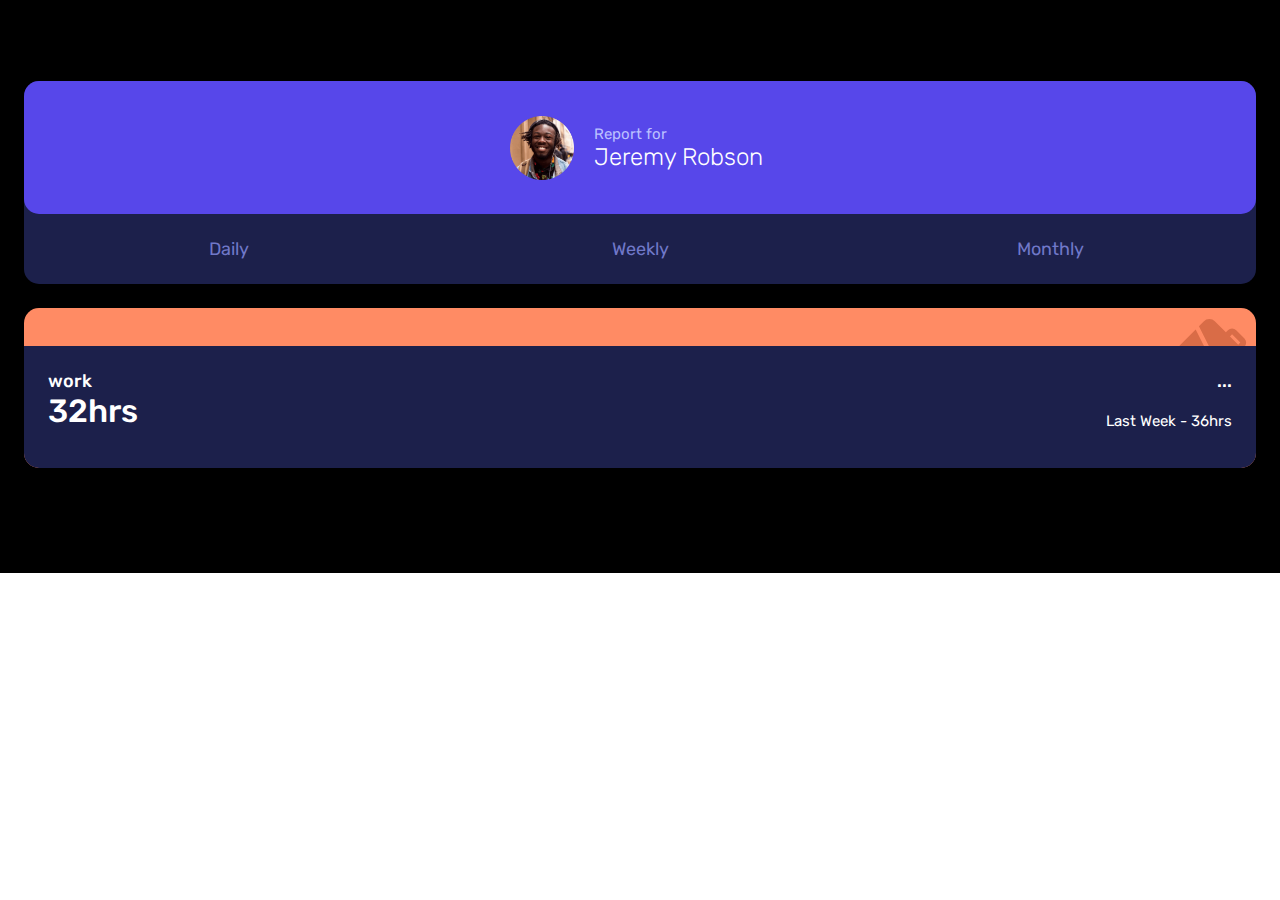
<file: index.html>
<!DOCTYPE html>
<html lang="en">

<head>
  <meta charset="UTF-8">
  <meta name="viewport" content="width=device-width, initial-scale=1.0">
  <title>Document</title>
  <link rel="stylesheet" href="index.css">
  <link rel="preconnect" href="https://fonts.googleapis.com">
  <link rel="preconnect" href="https://fonts.gstatic.com" crossorigin>
  <link href="https://fonts.googleapis.com/css2?family=Rubik:ital,wght@0,300..900;1,300..900&display=swap"
    rel="stylesheet">
</head>

<body>
  <div class="wrapper">
    <div class="box">
      <div class="card card--top">
        <div class="card__user">
          <div class="card__image">
            <img src="./images/image-jeremy.png" alt="image of jeremy">
          </div>
          <div class="card__user-name">
            <div class="card__title">Report for</div>
            <h1 class="card__name">Jeremy Robson</h1>
          </div>
        </div>
        <div class="card__tail-info">
          <a>Daily</a>
          <a>Weekly</a>
          <a>Monthly</a>
        </div>

      </div>
      <div class="card--wrapper">
        <!-- <div class=" card__topdiv"> -->
        <!-- <img class="card__icon" src="./images/icon-work.svg" alt="work icon"> -->
        <!-- </div> -->
        <div class=" card__detail">
          <div class="card__detail-box">
            <div class="card__category">
              <div class="type_title">work</div>
              <div class="eclips">...</div>
            </div>
            <div class=" card__category-detail">
              <p class="card__category--hours">32hrs</p>
              <p class="card__last-week">Last Week - 36hrs</p>
            </div>

          </div>
        </div>
      </div>

    </div>
  </div>
  <script src="index.js" type="module"></script>
</body>

</html>
</file>
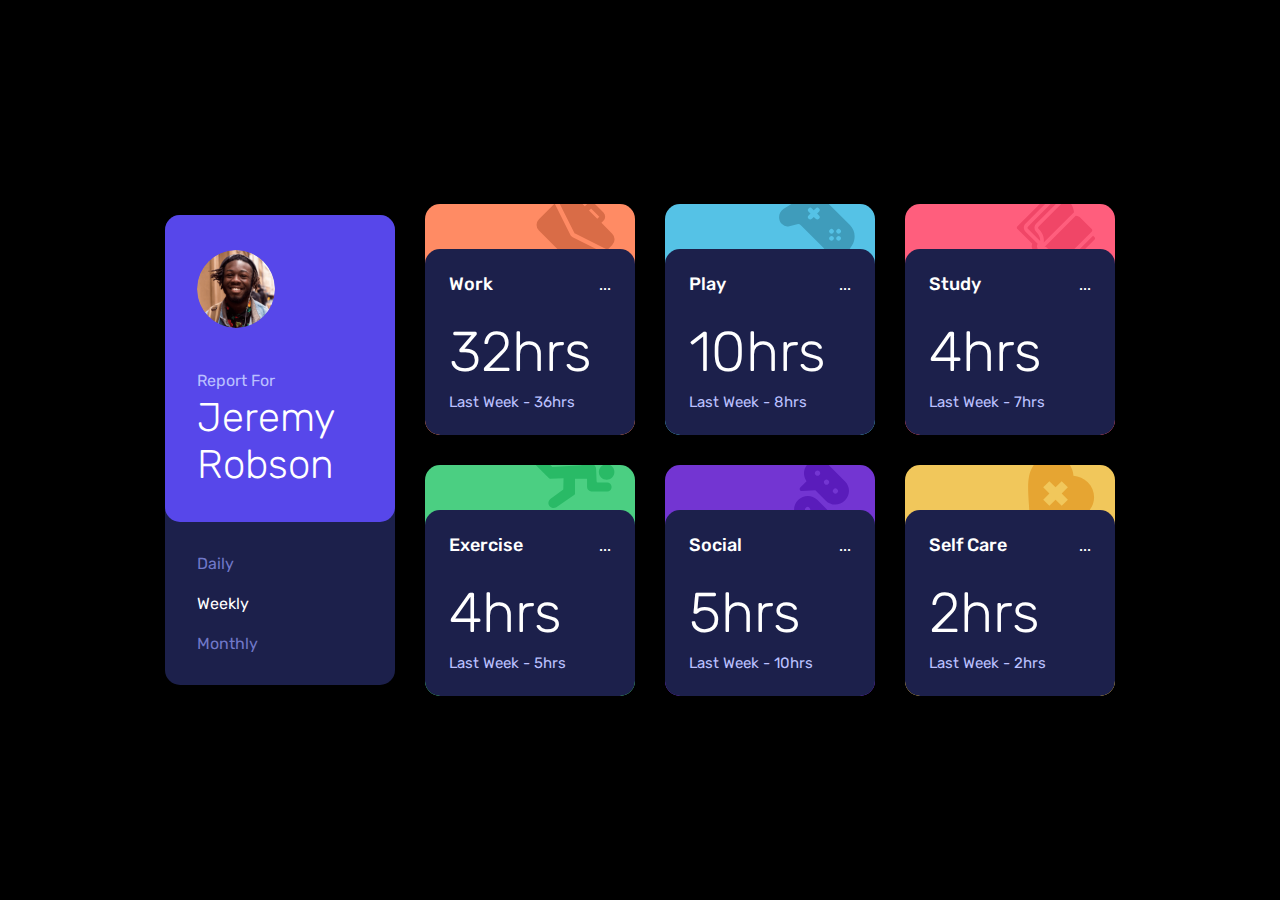
<file: startOver/index.html>
<!DOCTYPE html>
<html lang="en">

<head>
  <meta charset="UTF-8">
  <meta name="viewport" content="width=device-width, initial-scale=1.0">
  <title>start over</title>
  <link rel="stylesheet" href="index.css">
  <link rel="stylesheet" href="media.css">
  <link rel="preconnect" href="https://fonts.googleapis.com">
  <link rel="preconnect" href="https://fonts.gstatic.com" crossorigin>
  <link href="https://fonts.googleapis.com/css2?family=Rubik:ital,wght@0,300..900;1,300..900&display=swap"
    rel="stylesheet">

</head>

<body>
  <main class="wrapper" id="wrapper">
    <div class="person__card">

      <div class="person__info">
        <img class="person__image" src="../images/image-jeremy.png" alt="">
        <div class="person__data">
          <p class="person__report">Report For</p>
          <h1 class="person__name">Jeremy Robson</h1>
        </div>
      </div>


      <nav class="nav">
        <a class="nav_option option--daily">Daily </a>
        <a class="nav_option option--weekly">Weekly</a>
        <a class="nav_option option--monthly">Monthly</a>
      </nav>



    </div>
    <div class="cards" id="cards">
      <!-- <div class="card" style="background-image: url(../images/icon-work.svg);">
        <div class="card__details">
          <div class="card__details-top">
            <p class="title">Work</p>
            <p>...</p>
          </div>
          <div class="card__details-bottom">
            <div class="current">32hrs</div>
            <div class="previous">Last Week - 36hrs</div>
          </div>
        </div>
      </div> -->
    </div>

    <script src="index.js" type="module"></script>
</body>

</html>
</file>
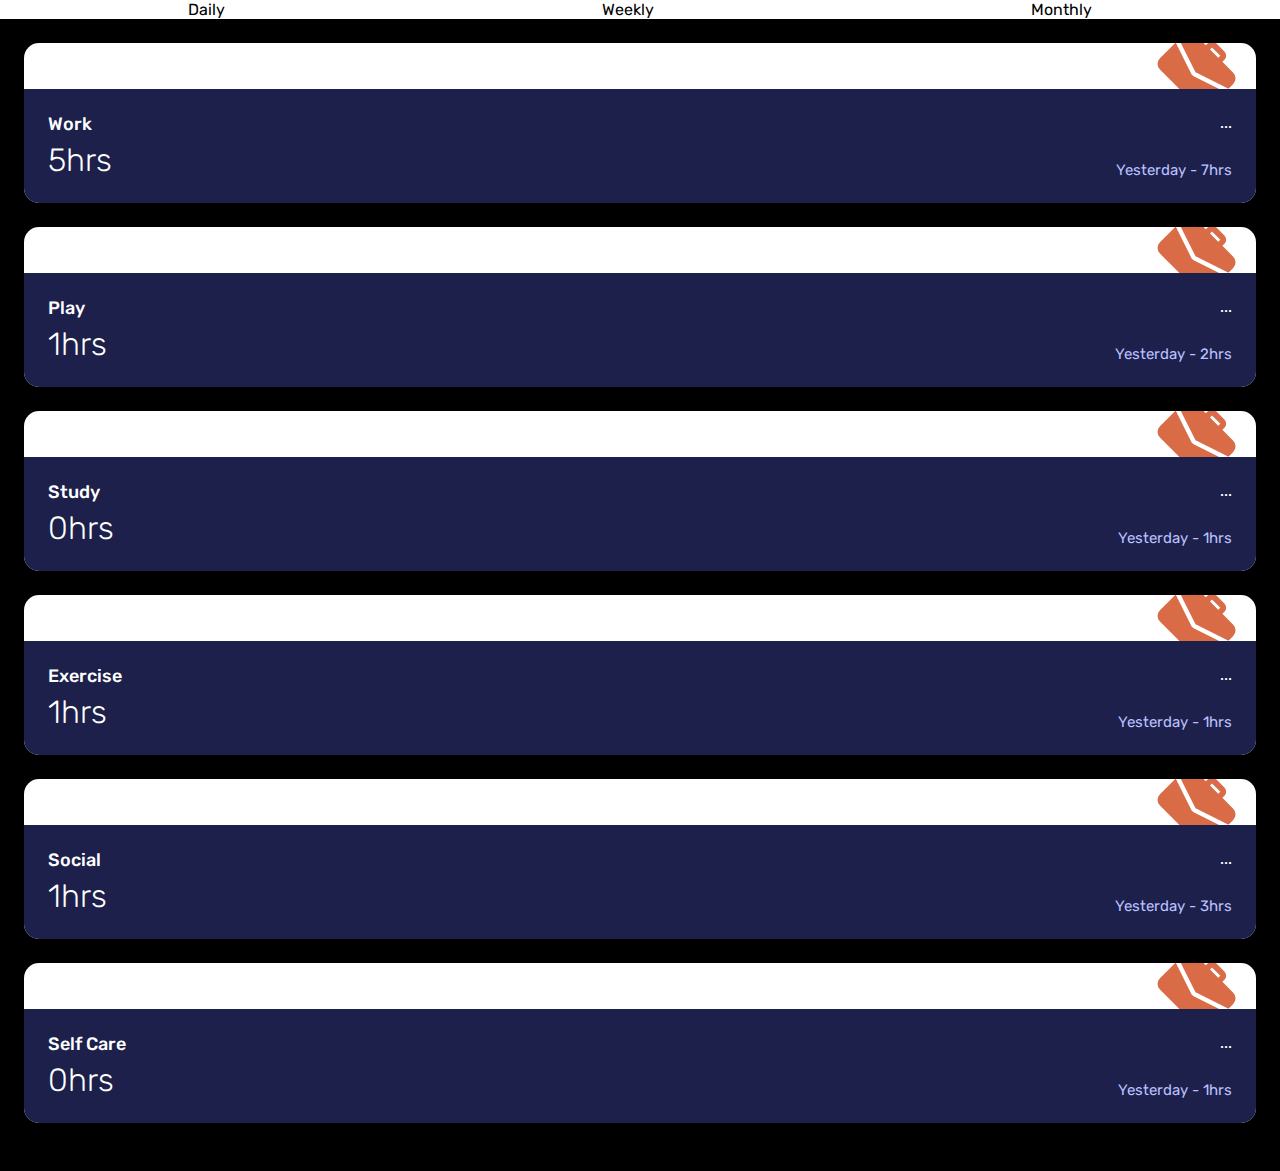
<file: try/index.html>
<!DOCTYPE html>
<html lang="en">

<head>
  <meta charset="UTF-8">
  <meta name="viewport" content="width=device-width, initial-scale=1.0">
  <title>Document</title>
  <link rel="stylesheet" href="index.css">
  <link rel="preconnect" href="https://fonts.googleapis.com">
  <link rel="preconnect" href="https://fonts.gstatic.com" crossorigin>
  <link href="https://fonts.googleapis.com/css2?family=Rubik:ital,wght@0,300..900;1,300..900&display=swap"
    rel="stylesheet">
</head>

<body>
  <div class="selection" id="selection">
    <a class="timeframes" data-title="Daily">Daily </a>
    <a class="timeframes" data-title="Weekly">Weekly</a>
    <a class="timeframes" data-title="Monthly">Monthly</a>

  </div>
  <div class="wrapper" id="wrapper">
    <!-- <div class="card">
      <div class="card__details">
        <div class="card__details-top">
          <p class="title">Work</p>
          <p>...</p>
        </div>
        <div class="card__details-bottom">
          <div class="current">32hrs</div>
          <div class="previous">Last Week - 36hrs</div>
        </div>
      </div>


    </div> -->
  </div>
  <script src="index.js"></script>
</body>

</html>
</file>
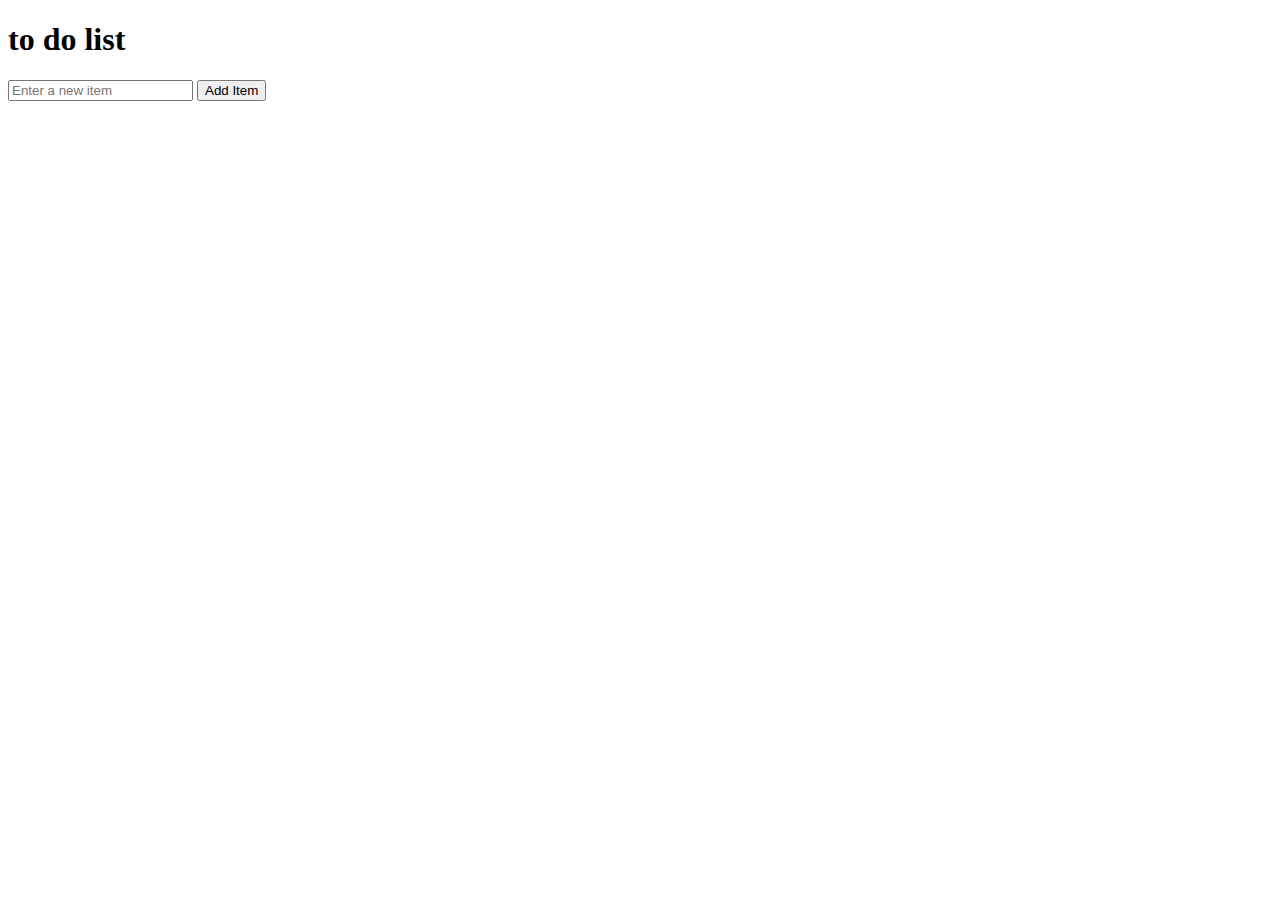
<file: train/todo/index.html>
<!DOCTYPE html>
<html lang="en">

<head>
  <meta charset="UTF-8">
  <meta name="viewport" content="width=device-width, initial-scale=1.0">
  <title>to do list</title>
</head>

<body>
  <h1>to do list</h1>
  <input type="text" id="itemInput" placeholder="Enter a new item">
  <button id="addItemButton">Add Item</button>
  <ul id="itemList">

  </ul>

  <script src="index.js"></script>

</body>

</html>
</file>
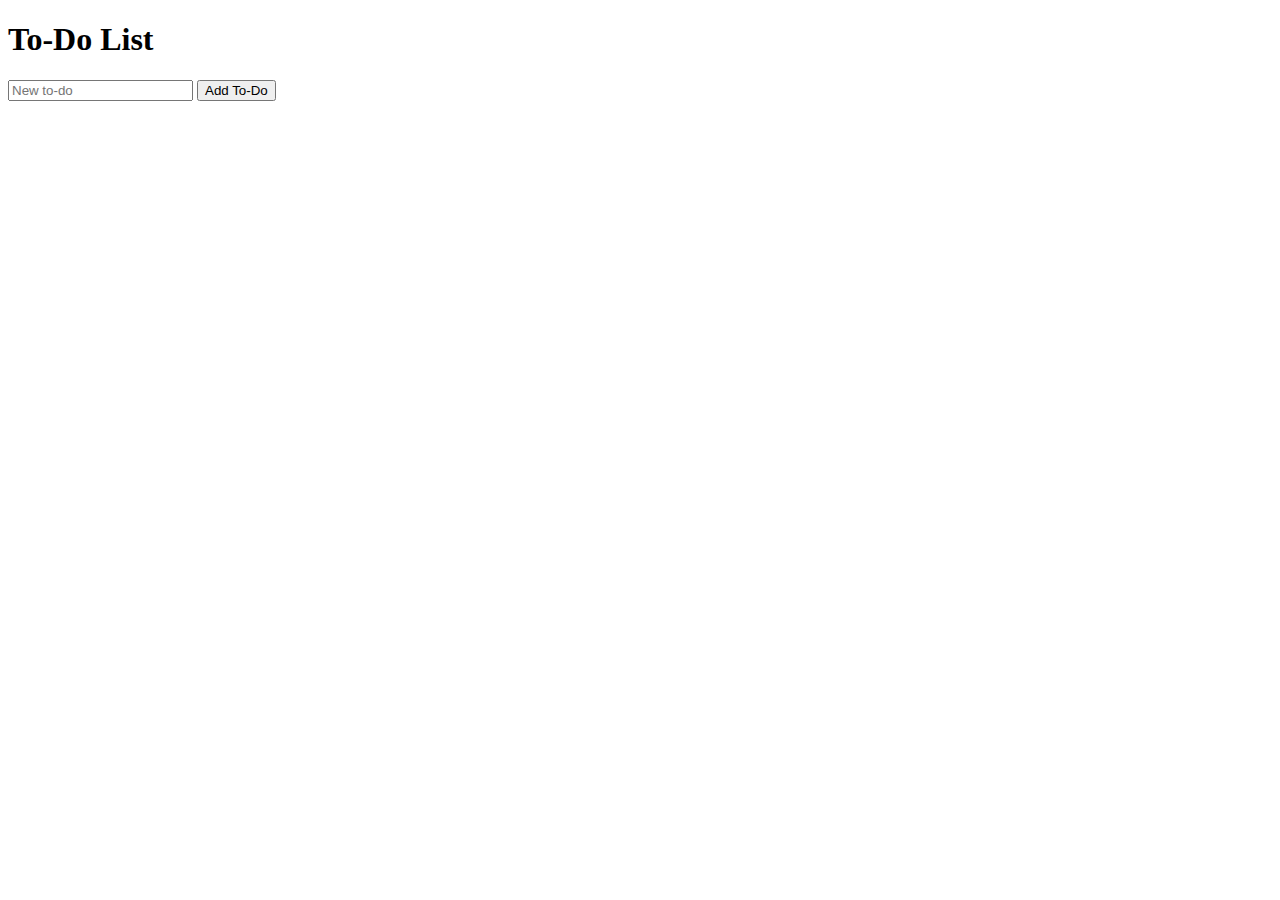
<file: train/todoCustom/index.html>
<!DOCTYPE html>
<html lang="en">

<head>
  <meta charset="UTF-8">
  <meta name="viewport" content="width=device-width, initial-scale=1.0">
  <title>To-Do List with Dataset</title>
  <style>
    .completed {
      text-decoration: line-through;
      color: grey;
    }
  </style>
</head>

<body>
  <h1>To-Do List</h1>
  <input type="text" id="newTodo" placeholder="New to-do">
  <button id="addTodoButton">Add To-Do</button>
  <ul id="todoList"></ul>

  <script src="script.js"></script>
</body>

</html>
</file>
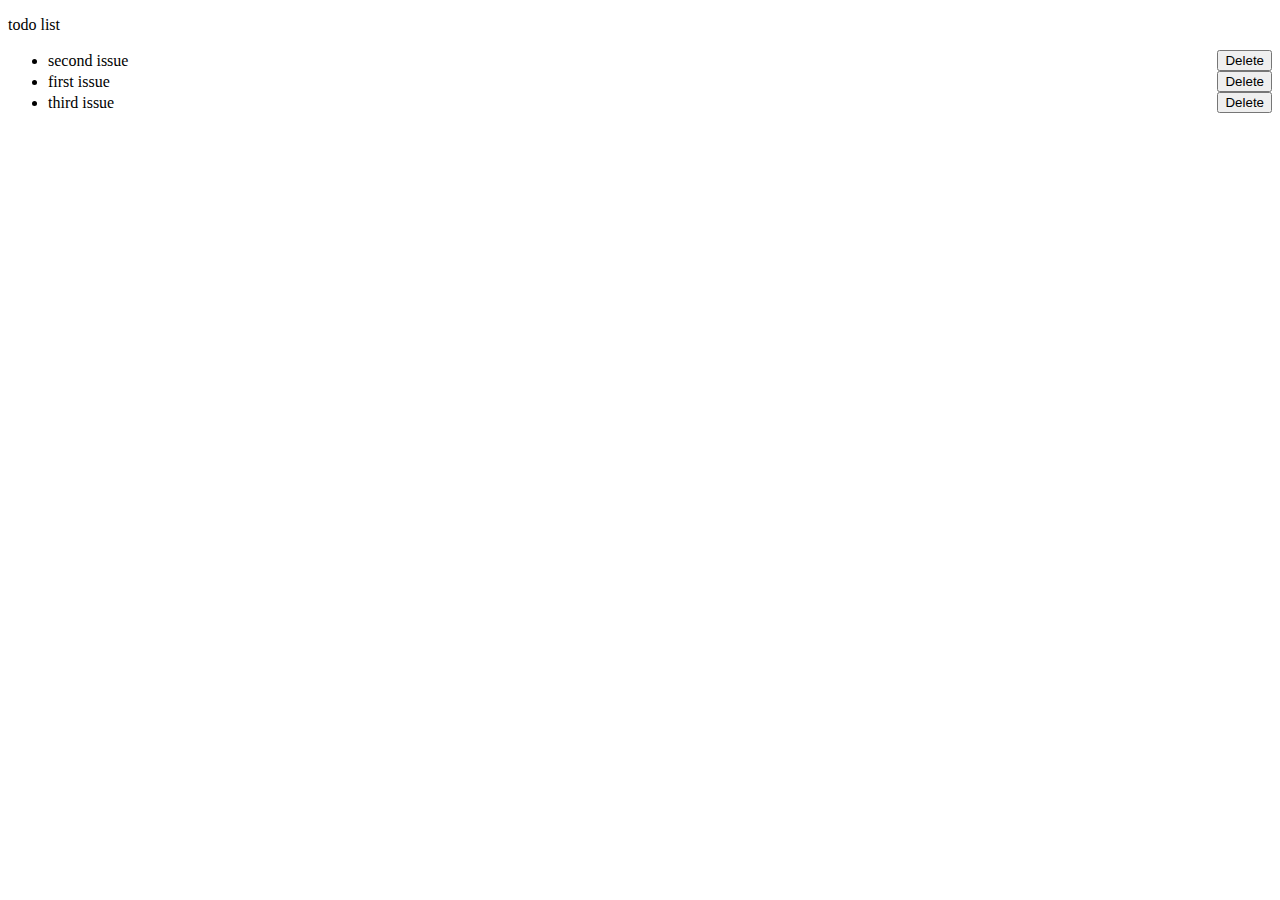
<file: train/todoWithJson/index.html>
<!DOCTYPE html>
<html lang="en">

<head>
  <meta charset="UTF-8">
  <meta name="viewport" content="width=device-width, initial-scale=1.0">
  <title>json to do </title>
  <style>
    #todoList div {
      display: flex;
      justify-content: space-between;
      align-items: center;
    }
  </style>
</head>

<body>
  <p id="todo__titil">todo list</p>
  <ul id="todoList">

  </ul>

  <script type="module" src="./scritps/index.js"></script>

</body>

</html>
</file>
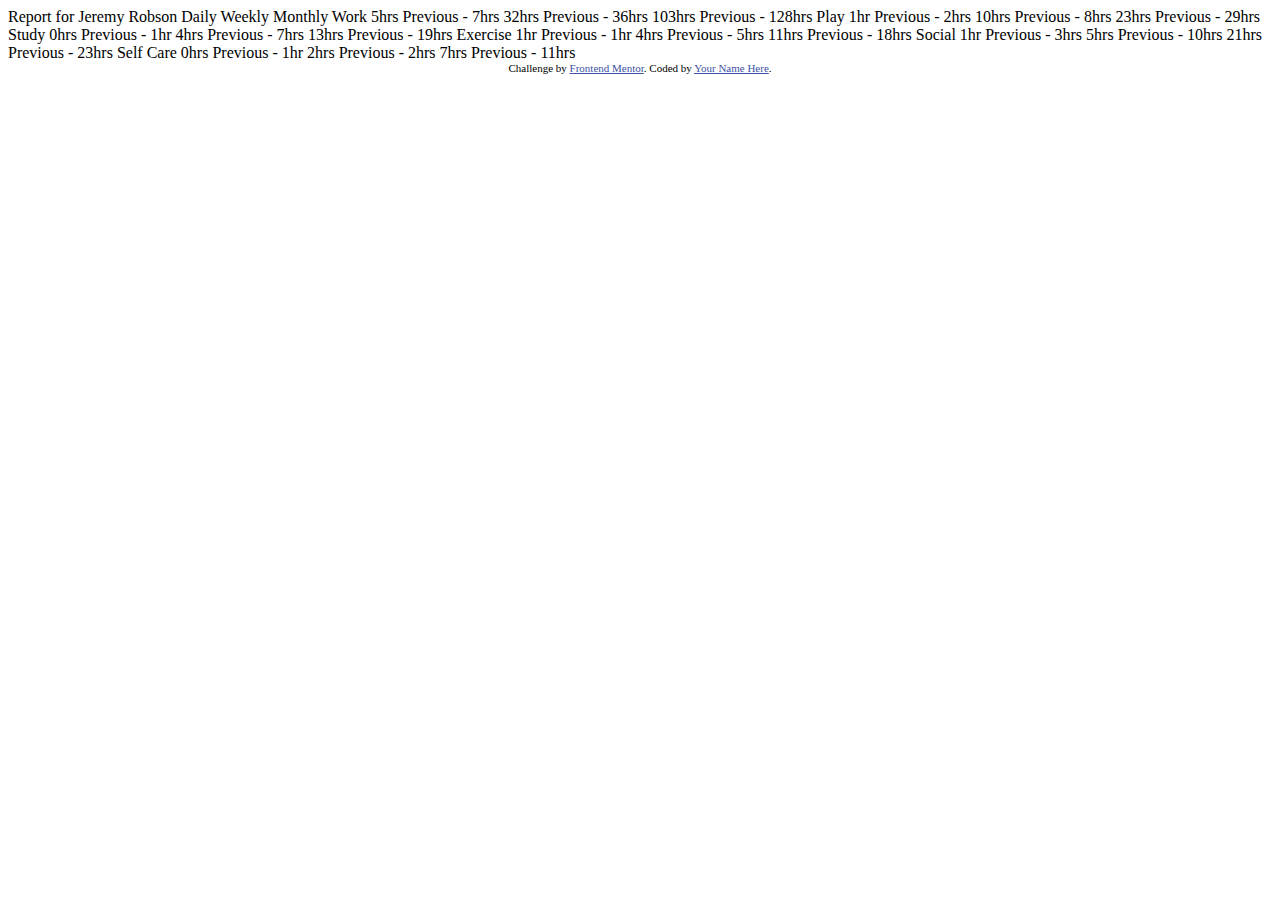
<file: index2.html>
<!DOCTYPE html>
<html lang="en">
<head>
  <meta charset="UTF-8">
  <meta name="viewport" content="width=device-width, initial-scale=1.0"> <!-- displays site properly based on user's device -->

  <link rel="icon" type="image/png" sizes="32x32" href="./images/favicon-32x32.png">
  
  <title>Frontend Mentor | Time tracking dashboard</title>

  <!-- Feel free to remove these styles or customise in your own stylesheet 👍 -->
  <style>
    .attribution { font-size: 11px; text-align: center; }
    .attribution a { color: hsl(228, 45%, 44%); }
  </style>
</head>
<body>

  Report for
  Jeremy Robson

  Daily
  Weekly
  Monthly

  Work
  5hrs <!-- daily -->
  Previous - 7hrs <!-- daily -->
  32hrs <!-- weekly -->
  Previous - 36hrs <!-- weekly -->
  103hrs <!-- monthly -->
  Previous - 128hrs <!-- monthly -->

  Play
  1hr <!-- daily -->
  Previous - 2hrs <!-- daily -->
  10hrs <!-- weekly -->
  Previous - 8hrs <!-- weekly -->
  23hrs <!-- monthly -->
  Previous - 29hrs <!-- monthly -->

  Study
  0hrs <!-- daily -->
  Previous - 1hr <!-- daily -->
  4hrs <!-- weekly -->
  Previous - 7hrs <!-- weekly -->
  13hrs <!-- monthly -->
  Previous - 19hrs <!-- monthly -->

  Exercise
  1hr <!-- daily -->
  Previous - 1hr <!-- daily -->
  4hrs <!-- weekly -->
  Previous - 5hrs <!-- weekly -->
  11hrs <!-- monthly -->
  Previous - 18hrs <!-- monthly -->

  Social
  1hr <!-- daily -->
  Previous - 3hrs <!-- daily -->
  5hrs <!-- weekly -->
  Previous - 10hrs <!-- weekly -->
  21hrs <!-- monthly -->
  Previous - 23hrs <!-- monthly -->

  Self Care
  0hrs <!-- daily -->
  Previous - 1hr <!-- daily -->
  2hrs <!-- weekly -->
  Previous - 2hrs <!-- weekly -->
  7hrs <!-- monthly -->
  Previous - 11hrs <!-- monthly -->

  
  <div class="attribution">
    Challenge by <a href="https://www.frontendmentor.io?ref=challenge" target="_blank">Frontend Mentor</a>. 
    Coded by <a href="#">Your Name Here</a>.
  </div>
</body>
</html>
</file>
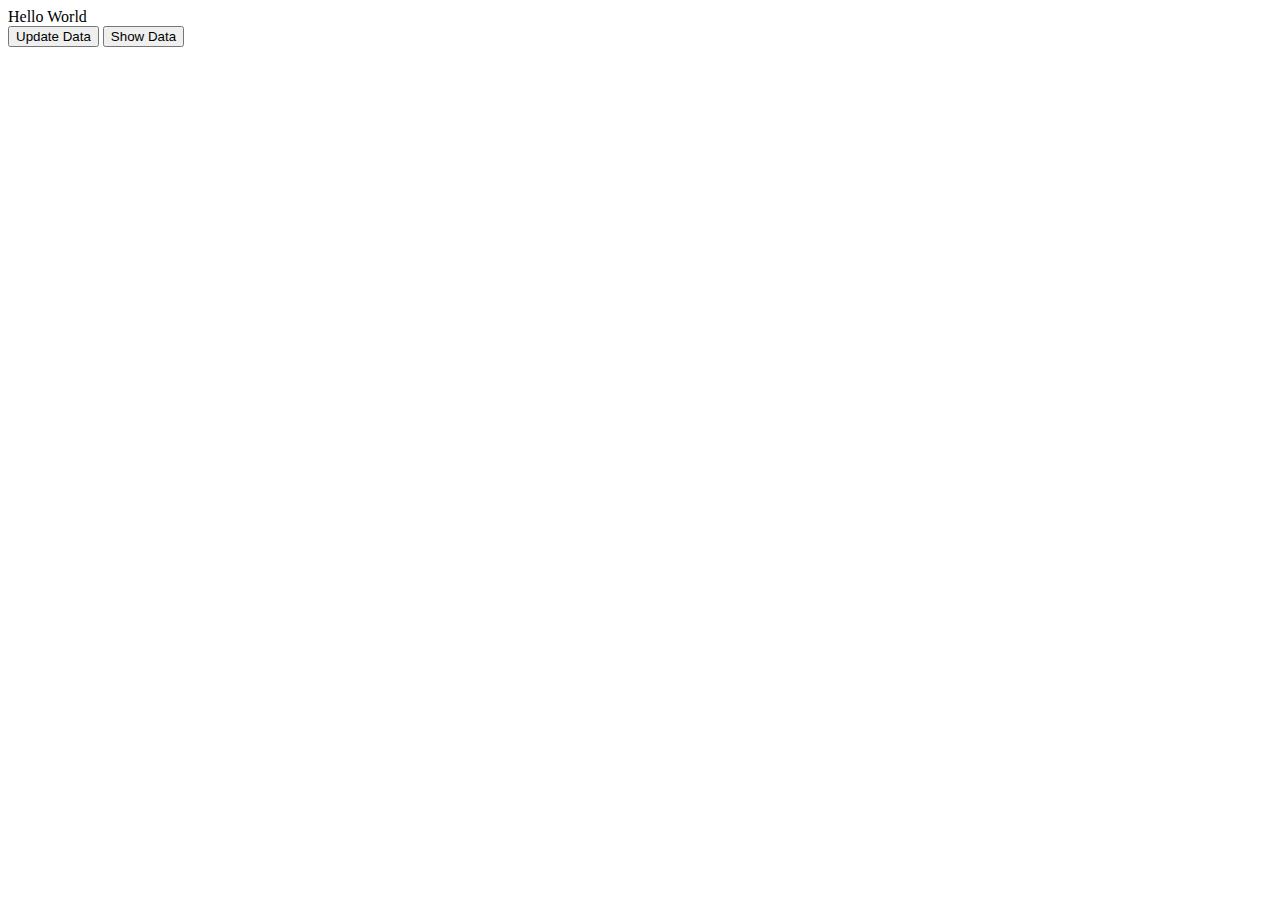
<file: train/todoWithJson/test/dataset.html>
<!DOCTYPE html>
<html lang="en">

<head>
  <meta charset="UTF-8">
  <meta name="viewport" content="width=device-width, initial-scale=1.0">
  <title>Dataset Example</title>
</head>

<body>
  <div id="example" data-info="This is a custom data attribute" data-count="5">Hello World</div>
  <button id="updateButton">Update Data</button>
  <button id="showDataButton">Show Data</button>

  <script src="script.js"></script>
</body>

</html>
</file>
<file: index.css>
*,
*::before,
*::after {
  margin: 0;
  padding: 0;
  box-sizing: border-box;
}

:root {
  color: white;
  --dark-blue: #1C204B;
  --light-blue: #5747EA;
  --primary: #BBC0FF;
  --secondary: #7078C9;
  font-family: "Rubik";
  --bg-orange: #FF8B64;
  --bg-light-blue: #55C2E6;
  --bg-light-red: #FF5E7D;
  --bg-green: #4BCF82;
  --bg-purple: #7335D2;
  --bg-yellow: #F1C75B;
  --icon-yellow: #E6A532;
  --icon-purple: #5A1CBB;
  --icon-green: #29BA66;
  --icon-red: #F04667;
  --icon-blue: #3F9CBB;
  --icon-orange: #D96C47;
}

.wrapper {
  display: flex;
  flex-direction: column;
  justify-content: center;
  align-items: center;
  width: 100%;
  padding: 5.0625em 1.5em;
  background-color: black;
}
.wrapper .box {
  width: 100%;
}
.wrapper .box .card {
  background-color: var(--dark-blue);
}
.wrapper .box .card--top {
  display: flex;
  flex-direction: column;
  justify-content: center;
  align-items: center;
  border-radius: 0.9375em;
  margin-bottom: 1.5em;
}
.wrapper .box .card--top .card__user {
  display: flex;
  flex-direction: row;
  justify-content: center;
  align-items: center;
  border-radius: 0.9375em;
  background-color: var(--light-blue);
  width: 100%;
  padding: 2.1875em 2.4375em 2.125em 2em;
  -moz-column-gap: 1.25em;
       column-gap: 1.25em;
}
.wrapper .box .card--top .card__user .card__image {
  width: 64px;
  height: 64px;
}
.wrapper .box .card--top .card__user .card__image img {
  width: 100%;
  height: 100%;
}
.wrapper .box .card--top .card__user .card__user-name .card__title {
  font-size: 0.9375rem;
  color: var(--primary);
}
.wrapper .box .card--top .card__user .card__user-name .card__name {
  font-size: 1.5rem;
  font-weight: 300;
}
.wrapper .box .card--top .card__tail-info {
  display: flex;
  flex-direction: row;
  width: 100%;
  justify-content: center;
  align-items: center;
  padding-block: 1.5em;
  color: var(--secondary);
  text-align: center;
}
.wrapper .box .card--top .card__tail-info a {
  display: inline-block;
  flex: 1;
  font-size: 1.125rem;
}
.wrapper .box .card--wrapper {
  position: relative;
  height: 160px;
  margin-bottom: 1.5em;
  border-radius: 0.9375em;
  background-image: url(./images/icon-work.svg);
  background-repeat: no-repeat;
  background-position: right 11px;
  background-color: var(--bg-orange);
  justify-content: flex-end;
  display: flex;
  flex-direction: column;
  border-radius: 0.9375em;
  overflow: hidden;
}
.wrapper .box .card--wrapper .card__detail {
  display: flex;
  flex-direction: column;
  justify-content: flex-end;
  -moz-column-gap: 0.375em;
       column-gap: 0.375em;
  border-radius: inherit;
}
.wrapper .box .card--wrapper .card__detail .card__detail-box {
  padding: 24px;
  height: 122px;
  background-color: var(--dark-blue);
}
.wrapper .box .card--wrapper .card__detail .card__category {
  display: flex;
  flex-direction: row;
  justify-content: space-between;
  background-color: var(--dark-blue);
}
.wrapper .box .card--wrapper .card__detail .card__category .type_title {
  font-size: 1.125em;
  font-weight: 500;
}
.wrapper .box .card--wrapper .card__detail .card__category .eclips {
  font-size: 1.125em;
  font-weight: 500;
}
.wrapper .box .card--wrapper .card__detail .card__category-detail {
  width: 100%;
  display: flex;
  justify-content: space-between;
  align-items: flex-end;
}
.wrapper .box .card--wrapper .card__detail .card__category-detail .card__category--hours {
  font-size: 2em;
  font-weight: 500;
}
.wrapper .box .card--wrapper .card__detail .card__category-detail .card__last-week {
  font-size: 0.9375em;
}/*# sourceMappingURL=index.css.map */
</file>
<file: startOver/index.css>
*,
*::before,
*::after {
  margin: 0;
  padding: 0;
  box-sizing: border-box;
}

:root {
  --wrapper-bgc: #0E1323;
  color: white;
  --dark-blue: #1C204B;
  --light-blue: #5747EA;
  --primary: #BBC0FF;
  --secondary: #7078C9;
  --active: #33397A;
  --bg-orange: #FF8B64;
  --bg-light-blue: #55C2E6;
  --bg-light-red: #FF5E7D;
  --bg-green: #4BCF82;
  --bg-purple: #7335D2;
  --bg-yellow: #F1C75B;
  --icon-yellow: #E6A532;
  --icon-purple: #5A1CBB;
  --icon-green: #29BA66;
  --icon-red: #F04667;
  --icon-blue: #3F9CBB;
  --icon-orange: #D96C47;
  font-family: "Rubik";
}

.wrapper {
  background-color: black;
  padding: 5.0625em 1.5em;
  min-height: 100vh;
  display: flex;
  flex-direction: column;
  row-gap: 1.5em;
}
.wrapper .person__card {
  height: 203px;
  width: 100%;
  display: flex;
  flex-direction: column;
  background-color: var(--dark-blue);
  border-radius: 15px;
  justify-content: flex-start;
  align-items: center;
}
.wrapper .person__card .person__info {
  display: flex;
  flex-direction: row;
  padding: 2.1875em 2.4375em 2.125em 2em;
  border-radius: 15px;
  background-color: var(--light-blue);
  -moz-column-gap: 20px;
       column-gap: 20px;
  align-items: center;
  width: 100%;
}
.wrapper .person__card .person__info .person__image {
  width: 64px;
  height: 64px;
  border-radius: 50%;
}
.wrapper .person__card .person__info .person__data .person__report {
  color: var(--primary);
  margin-bottom: 0.25em;
}
.wrapper .person__card .person__info .person__data .person__name {
  font-weight: 300;
  font-size: 1.5em;
}
.wrapper .person__card .nav {
  width: 100%;
  display: flex;
  flex-direction: row;
  justify-content: space-around;
  align-items: center;
  padding-block: 1.5625em;
  color: var(--secondary);
}
.wrapper .person__card .nav .nav_option {
  cursor: pointer;
}
.wrapper .person__card .nav .nav_option:hover {
  color: white;
}
.wrapper .cards .card {
  width: 100%;
  height: 160px;
  background-color: white;
  display: flex;
  flex-direction: column;
  justify-content: flex-end;
  margin-bottom: 24px;
  border-radius: 15px;
  overflow: hidden;
  background-position: right 20px top -10.91px;
  background-repeat: no-repeat;
}
.wrapper .cards .card:hover {
  cursor: pointer;
}
.wrapper .cards .card:hover .card__details {
  background-color: var(--active);
}
.wrapper .cards .card .card__details {
  padding: 24px;
  background-color: #1C204B;
  display: flex;
  flex-direction: column;
  color: white;
  row-gap: 6px;
}
.wrapper .cards .card .card__details .card__details-top,
.wrapper .cards .card .card__details .card__details-bottom {
  display: flex;
  flex-direction: row;
  justify-content: space-between;
  align-items: center;
}
.wrapper .cards .card .card__details .card__details-top .title,
.wrapper .cards .card .card__details .card__details-bottom .title {
  font-size: 18px;
  font-weight: 500;
}
.wrapper .cards .card .card__details .card__details-top .current,
.wrapper .cards .card .card__details .card__details-bottom .current {
  font-size: 32px;
  font-weight: 300;
}
.wrapper .cards .card .card__details .card__details-top .previous,
.wrapper .cards .card .card__details .card__details-bottom .previous {
  font-size: 15px;
  font-weight: 400;
  color: #BBC0FF;
  align-self: center;
}
.wrapper .cards .card .card__details .card__details-bottom {
  align-items: flex-end;
}
.wrapper .cards .card-item-0 {
  background-color: var(--bg-orange);
}
.wrapper .cards .card-item-1 {
  background-color: var(--bg-light-blue);
}
.wrapper .cards .card-item-2 {
  background-color: var(--bg-light-red);
}
.wrapper .cards .card-item-3 {
  background-color: var(--bg-green);
}
.wrapper .cards .card-item-4 {
  background-color: var(--bg-purple);
}
.wrapper .cards .card-item-5 {
  background-color: var(--bg-yellow);
}/*# sourceMappingURL=index.css.map */
</file>
<file: startOver/media.css>
@media (min-width: 900px) {
  .wrapper {
    display: grid;
    grid-template-columns: 1fr 3fr;
    gap: 30px;
    padding-inline: 165px;
    justify-content: center;
    align-items: center;
    height: auto;
  }
  .wrapper .person__card {
    height: auto;
    justify-self: flex-start;
  }
  .wrapper .person__card .person__info {
    height: 100%;
    flex-direction: column;
    align-items: flex-start;
    row-gap: 43px;
  }
  .wrapper .person__card .person__info .person__image {
    height: 78px;
    width: 78px;
  }
  .wrapper .person__card .person__info .person__data .person__name {
    font-size: 40px;
    font-weight: 300;
  }
  .wrapper .person__card .nav {
    flex-direction: column;
    align-items: flex-start;
    padding: 32px;
    row-gap: 21px;
  }
  .wrapper .cards {
    display: grid;
    grid-template-columns: 1fr 1fr 1fr;
    grid-template-rows: 2;
    gap: 30px;
    justify-content: center;
    align-items: flex-start;
  }
  .wrapper .cards .card {
    width: 100%;
    max-height: 244px;
    height: 100%;
    margin-bottom: 0;
  }
  .wrapper .cards .card .card__details {
    row-gap: 24px;
    margin-top: 45px;
    border-radius: inherit;
  }
  .wrapper .cards .card .card__details .card__details-bottom {
    display: flex;
    flex-direction: column;
    align-items: flex-start;
    row-gap: 8px;
  }
  .wrapper .cards .card .card__details .card__details-bottom .current {
    font-size: 56px;
  }
  .wrapper .cards .card .card__details .card__details-bottom .previous {
    align-self: flex-start;
  }
}/*# sourceMappingURL=media.css.map */
</file>
<file: try/index.css>
*,
*::before,
*::after {
  margin: 0;
  padding: 0;
  box-sizing: border-box;
}

:root {
  font-family: "Rubik";
}

.selection {
  display: flex;
  flex-direction: row;
  justify-content: space-around;
  text-align: center;
}
.selection .timeframes {
  cursor: pointer;
}
.selection .timeframes:hover {
  color: blue;
}

.wrapper {
  width: 100%;
  padding: 24px;
  background-color: black;
  min-height: 100vh;
}
.wrapper .card {
  width: 100%;
  height: 160px;
  background-color: white;
  display: flex;
  flex-direction: column;
  justify-content: flex-end;
  margin-bottom: 24px;
  border-radius: 15px;
  overflow: hidden;
  background-position: right 20px top -10.91px;
  background-image: url(../images/icon-work.svg);
  background-repeat: no-repeat;
}
.wrapper .card .card__details {
  padding: 24px;
  background-color: #1C204B;
  display: flex;
  flex-direction: column;
  color: white;
  row-gap: 6px;
}
.wrapper .card .card__details .card__details-top,
.wrapper .card .card__details .card__details-bottom {
  display: flex;
  flex-direction: row;
  justify-content: space-between;
}
.wrapper .card .card__details .card__details-top .title,
.wrapper .card .card__details .card__details-bottom .title {
  font-size: 18px;
  font-weight: 500;
}
.wrapper .card .card__details .card__details-top .current,
.wrapper .card .card__details .card__details-bottom .current {
  font-size: 32px;
  font-weight: 300;
}
.wrapper .card .card__details .card__details-top .previous,
.wrapper .card .card__details .card__details-bottom .previous {
  font-size: 15px;
  font-weight: 400;
  color: #BBC0FF;
}
.wrapper .card .card__details .card__details-bottom {
  align-items: flex-end;
}/*# sourceMappingURL=index.css.map */
</file>
